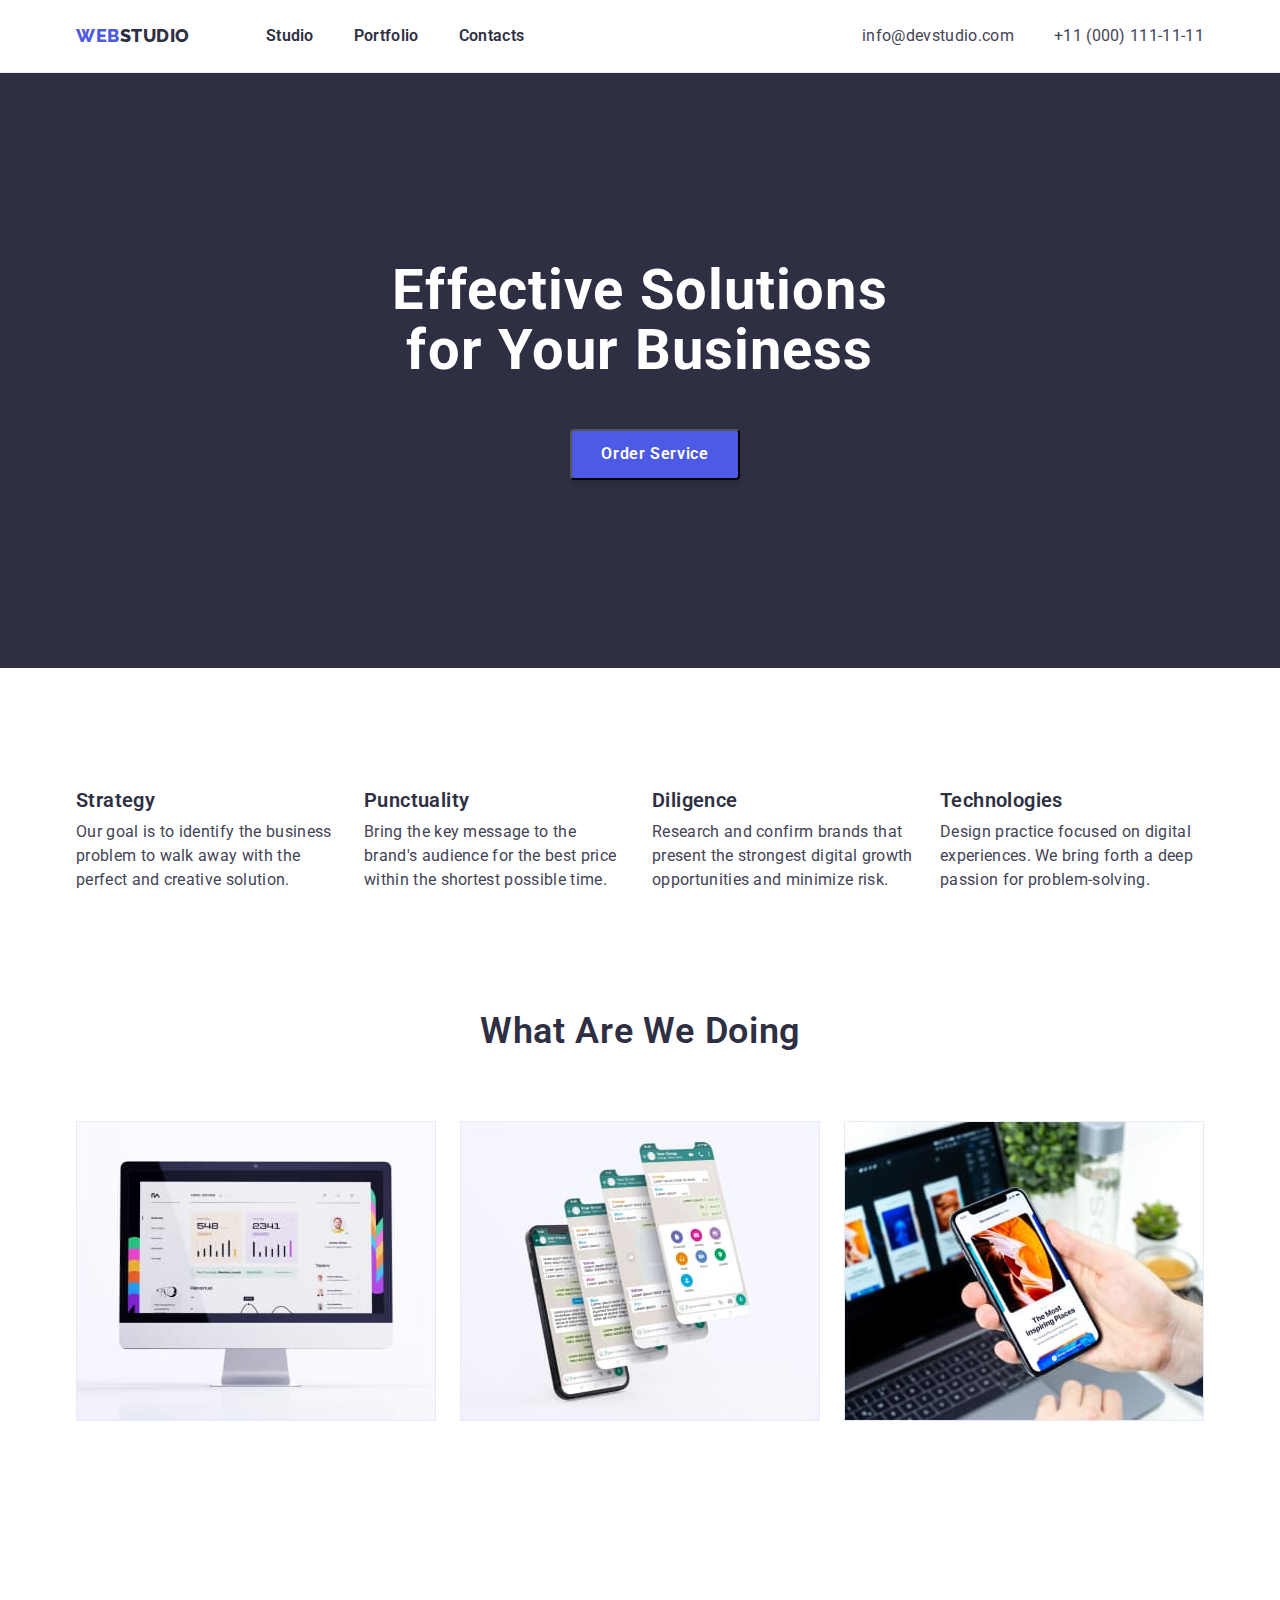
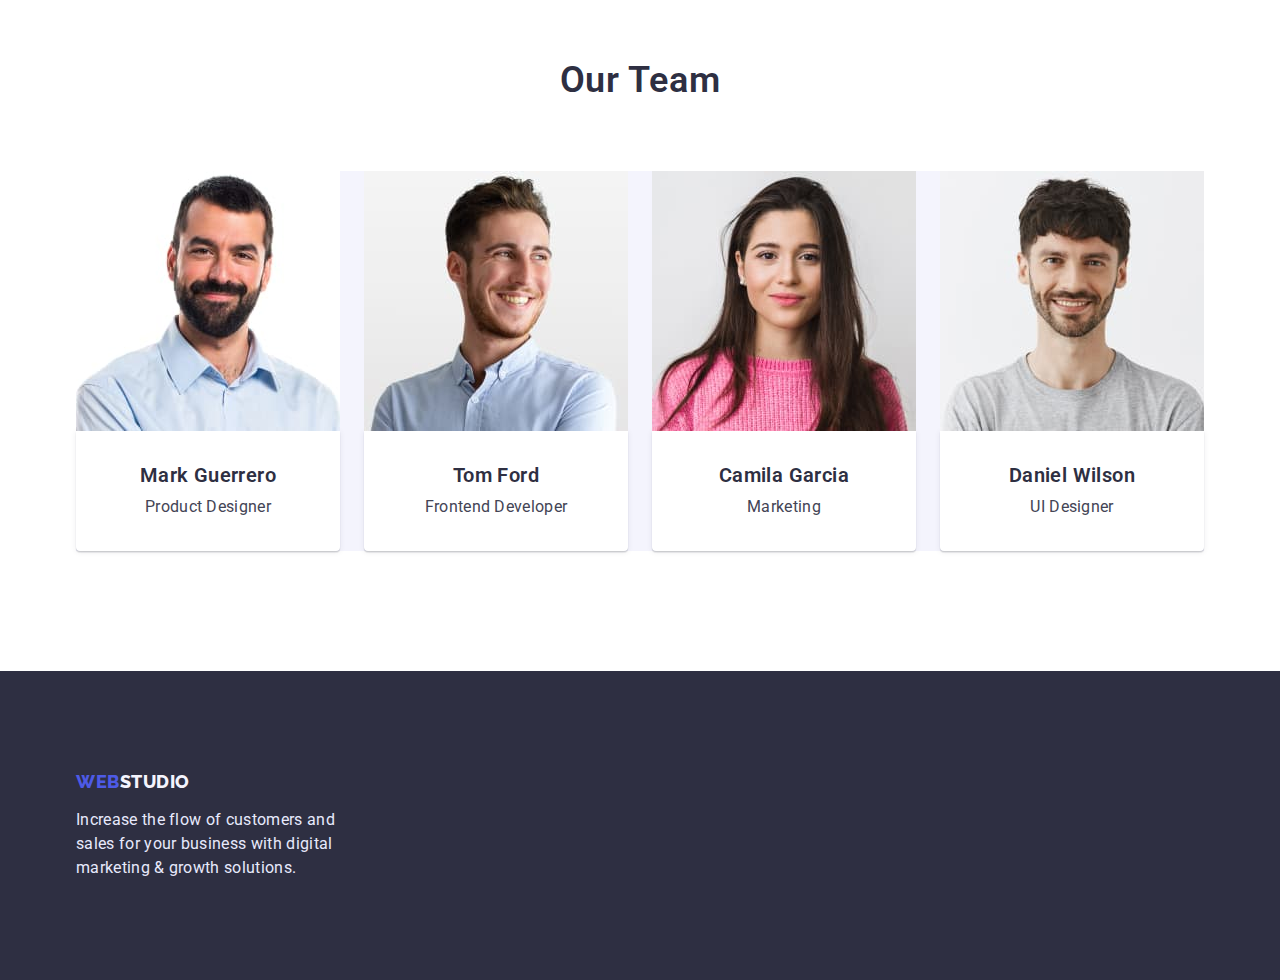
<file: index.html>
<!DOCTYPE html>
<html lang="en">
  <head>
    <meta charset="UTF-8" />
    <meta http-equiv="X-UA-Compatible" content="IE=edge" />
    <meta name="viewport" content="width=device-width, initial-scale=1.0" />
    <title>WebStudio goit-markup-hw-02</title>
    <link rel="preconnect" href="https://fonts.googleapis.com" />
    <link rel="preconnect" href="https://fonts.gstatic.com" crossorigin />
    <link
      href="https://fonts.googleapis.com/css2?family=Raleway:wght@800&family=Roboto:wght@400;500;700;900&display=swap"
      rel="stylesheet"
    />
    <link
      rel="stylesheet"
      href="https://cdn.jsdelivr.net/npm/modern-normalize@1.1.0/modern-normalize.min.css"
    />
    <link rel="stylesheet" href="./css/styles.css" />
  </head>
  <body>
    <header class="header">
      <div class="container header-nav-container">
        <nav class="page-nav">
          <!--logo-->
          <a href="/" class="logo link logo-nav"
            ><span class="logo logo-color">WEB</span>STUDIO</a
          >

          <!--menu-->
          <ul class="menu-nav">
            <li class="menu-item">
              <a href="./index.html" class="menu-nav-link link">Studio</a>
            </li>
            <li class="menu-item">
              <a href="./portfolio.html" class="menu-nav-link link"
                >Portfolio</a
              >
            </li>
            <li class="menu-item">
              <a href="" class="menu-nav-link link">Contacts</a>
            </li>
          </ul>
        </nav>

        <!--contacts-->
        <ul class="contacts-nav">
          <li class="contacts-nav-item">
            <a href="mailto:info@devstudio.com" class="contacts-nav-link link"
              >info@devstudio.com</a
            >
          </li>
          <li>
            <a href="tel:+110001111111" class="contacts-nav-link link"
              >+11 (000) 111-11-11</a
            >
          </li>
        </ul>
      </div>
    </header>

    <main>
      <!--section1hero-->
      <section class="hero-section-color">
        <div class="container">
          <h1 class="hero-title">Effective Solutions for Your Business</h1>
          <button type="button" class="hero-button">Order Service</button>
        </div>
      </section>

      <!--section2-->
      <section class="section-two-format">
        <div class="container">
          <ul class="sectiontwo">
            <li class="sectiontwo-item">
              <h3 class="section-title section-margin-title">Strategy</h3>
              <p class="section-text">
                Our goal is to identify the business problem to walk away with
                the perfect and creative solution.
              </p>
            </li>

            <li class="sectiontwo-item">
              <h3 class="section-title section-margin-title">Punctuality</h3>
              <p class="section-text">
                Bring the key message to the brand's audience for the best price
                within the shortest possible time.
              </p>
            </li>

            <li class="sectiontwo-item">
              <h3 class="section-title section-margin-title">Diligence</h3>
              <p class="section-text">
                Research and confirm brands that present the strongest digital
                growth opportunities and minimize risk.
              </p>
            </li>

            <li class="sectiontwo-item">
              <h3 class="section-title section-margin-title">Technologies</h3>
              <p class="section-text">
                Design practice focused on digital experiences. We bring forth a
                deep passion for problem-solving.
              </p>
            </li>
          </ul>
        </div>
      </section>

      <!--section3-->
      <section class="sectionthree">
        <div class="container">
          <h2 class="sections-title">What are we doing</h2>

          <ul class="sectionthree-list section">
            <li class="sectionthree-item">
              <img src="./images/img1.jpg" alt="desktop" width="360" />
            </li>

            <li class="sectionthree-item">
              <img src="./images/img2.jpg" alt="mobile" width="360" />
            </li>

            <li class="sectionthree-item">
              <img src="./images/img3.jpg" alt="app" width="360" />
            </li>
          </ul>
        </div>
      </section>

      <!--section4-->
      <section class="sectionfour">
        <div class="container">
          <h2 class="sections-title">Our Team</h2>

          <ul class="sectionfour-list section">
            <li class="sectionfour-item">
              <img
                src="./images/teamcard1.jpg"
                alt="teamcard"
                width="264"
                height="260"
              />
              <div class="our-team-list">
                <h3 class="section-title centered section-margin-title">
                  Mark Guerrero
                </h3>
                <p class="section-text centered">Product Designer</p>
              </div>
            </li>

            <li class="sectionfour-item">
              <img
                src="./images/teamcard2.jpg"
                alt="teamcard"
                width="264"
                height="260"
              />
              <div class="our-team-list">
                <h3 class="section-title centered section-margin-title">
                  Tom Ford
                </h3>
                <p class="section-text centered">Frontend Developer</p>
              </div>
            </li>

            <li class="sectionfour-item">
              <img
                src="./images/teamcard3.jpg"
                alt="teamcard"
                width="264"
                height="260"
              />
              <div class="our-team-list">
                <h3 class="section-title centered section-margin-title">
                  Camila Garcia
                </h3>
                <p class="section-text centered">Marketing</p>
              </div>
            </li>

            <li class="sectionfour-item">
              <img
                src="./images/teamcard4.jpg"
                alt="teamcard"
                width="264"
                height="260"
              />
              <div class="our-team-list">
                <h3 class="section-title centered section-margin-title">
                  Daniel Wilson
                </h3>
                <p class="section-text centered">UI Designer</p>
              </div>
            </li>
          </ul>
        </div>
      </section>
    </main>

    <footer class="footer">
      <div class="container">
        <div class="footer-content">
          <a href="./index.html" class="logo-footer link"
            ><span class="logo-color">WEB</span>STUDIO</a
          >
          <p class="section-text footer-text-color">
            Increase the flow of customers and sales for your business with
            digital marketing & growth solutions.
          </p>
        </div>
      </div>
    </footer>
  </body>
</html>
</file>
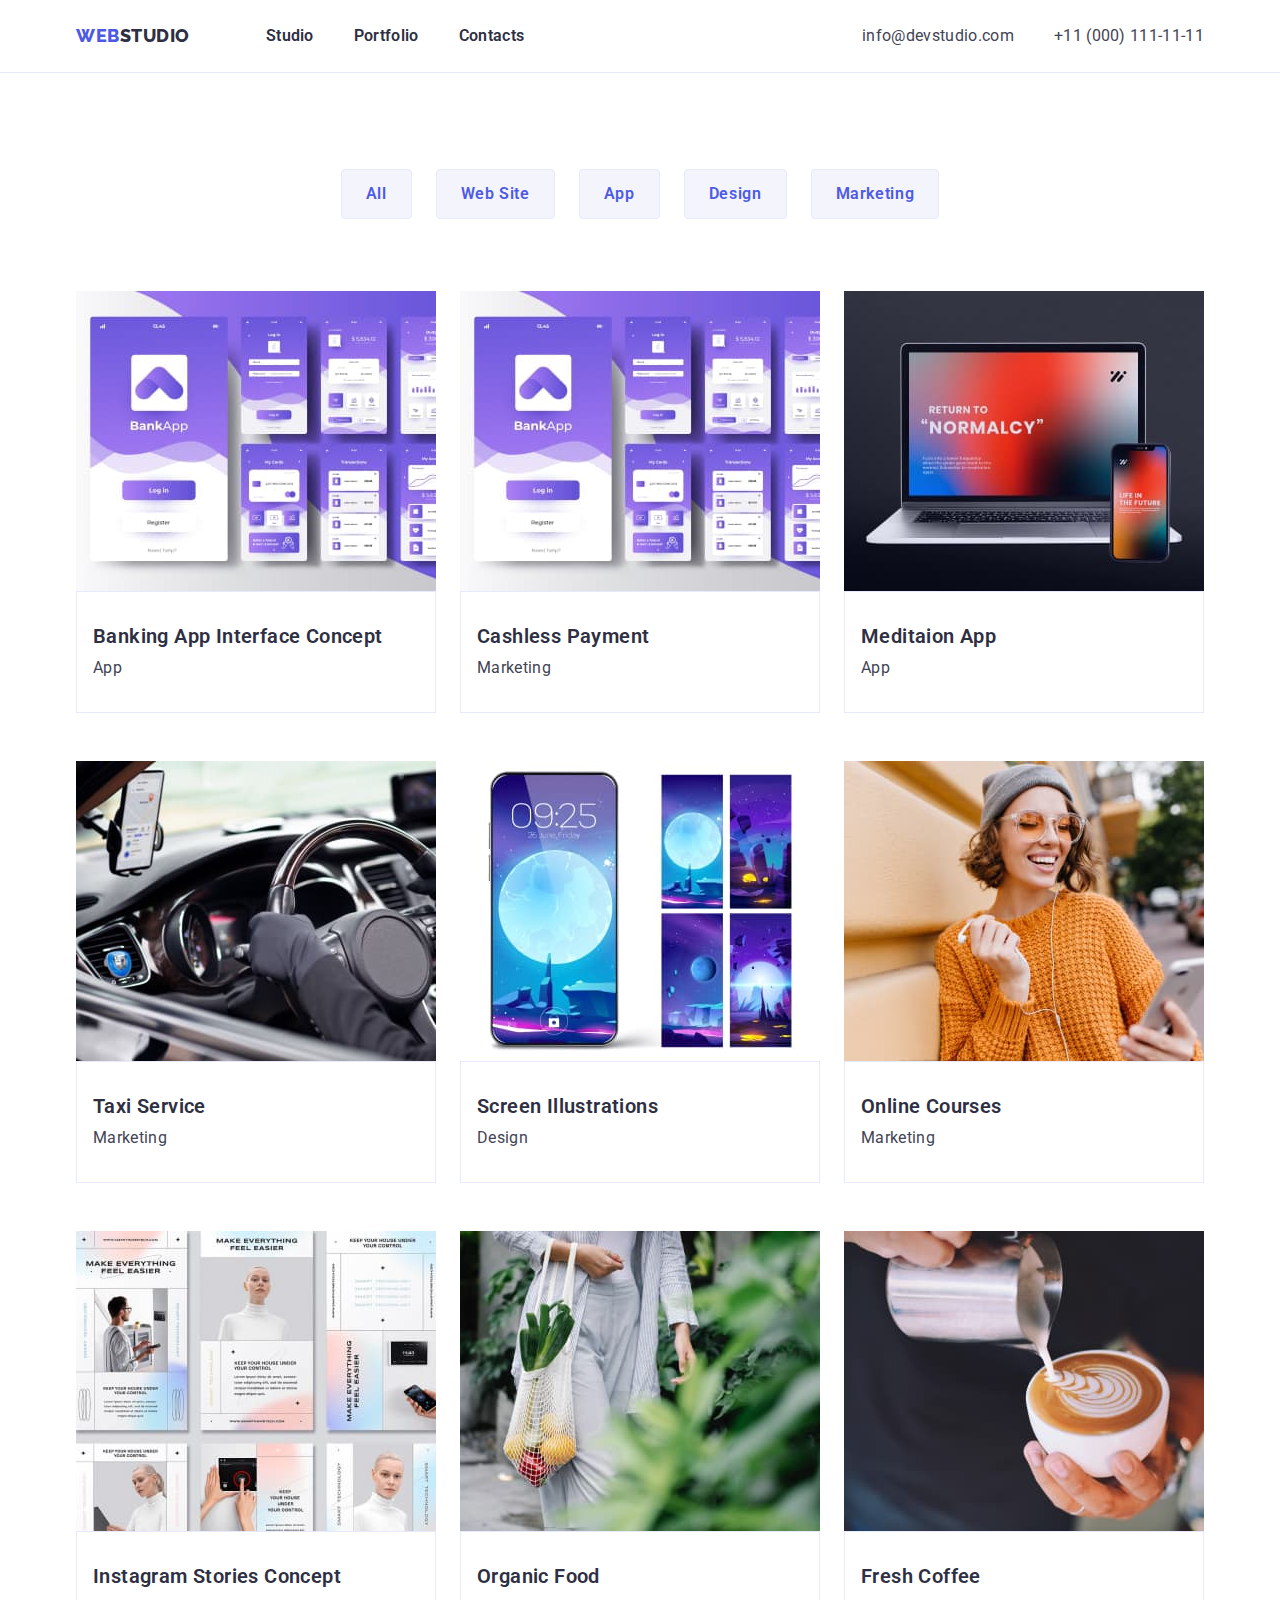
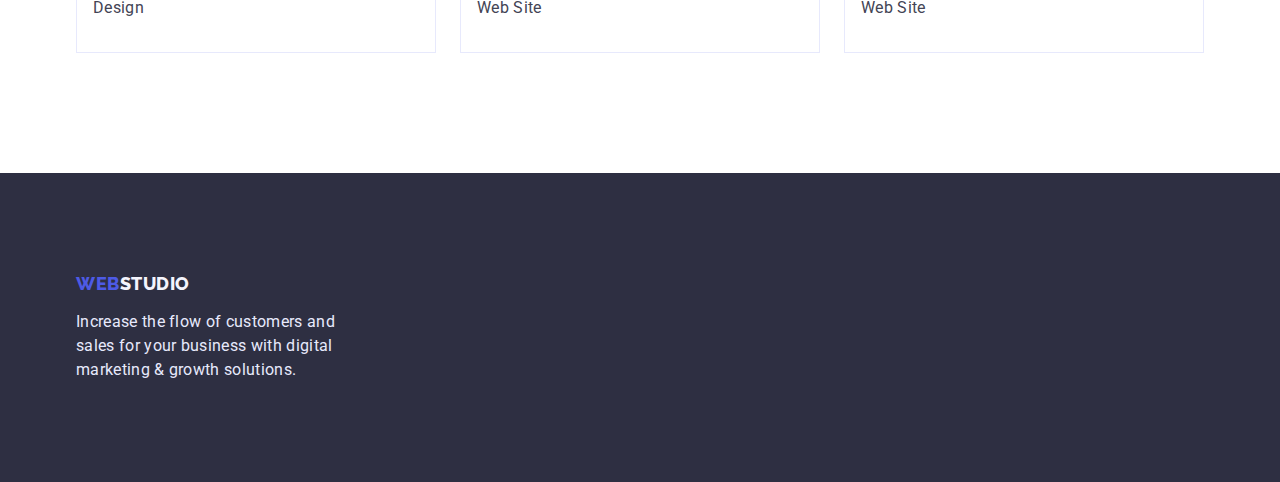
<file: portfolio.html>
<!DOCTYPE html>
<html lang="en">
  <head>
    <meta charset="UTF-8" />
    <meta http-equiv="X-UA-Compatible" content="IE=edge" />
    <meta name="viewport" content="width=device-width, initial-scale=1.0" />
    <title>WebStudio goit-markup-hw-02</title>
    <link rel="preconnect" href="https://fonts.googleapis.com" />
    <link rel="preconnect" href="https://fonts.gstatic.com" crossorigin />
    <link
      href="https://fonts.googleapis.com/css2?family=Raleway:wght@800&family=Roboto:wght@400;500;700;900&display=swap"
      rel="stylesheet"
    />
    <link
      rel="stylesheet"
      href="https://cdn.jsdelivr.net/npm/modern-normalize@1.1.0/modern-normalize.min.css"
    />
    <link rel="stylesheet" href="./css/styles.css" />
  </head>
  <body>
    <header class="header">
      <div class="container header-nav-container">
        <nav class="page-nav">
          <!--logo-->
          <a href="/" class="logo link logo-nav"
            ><span class="logo logo-color">WEB</span>STUDIO</a
          >

          <!--menu-->
          <ul class="menu-nav">
            <li class="menu-item">
              <a href="./index.html" class="menu-nav-link link">Studio</a>
            </li>
            <li class="menu-item">
              <a href="./portfolio.html" class="menu-nav-link link"
                >Portfolio</a
              >
            </li>
            <li class="menu-item">
              <a href="" class="menu-nav-link link">Contacts</a>
            </li>
          </ul>
        </nav>

        <!--contacts-->
        <ul class="contacts-nav">
          <li class="contacts-nav-item">
            <a href="mailto:info@devstudio.com" class="contacts-nav-link link"
              >info@devstudio.com</a
            >
          </li>
          <li>
            <a href="tel:+110001111111" class="contacts-nav-link link"
              >+11 (000) 111-11-11</a
            >
          </li>
        </ul>
      </div>
    </header>

    <main>
      <!--filter-->
      <section class="portfolio">
        <div class="container">
          <ul class="button-filter">
            <li class="portfolio-bttnleft">
              <button type="button" class="portfolio-bttn">All</button>
            </li>
            <li class="portfolio-bttnleft">
              <button type="button" class="portfolio-bttn">Web Site</button>
            </li>
            <li class="portfolio-bttnleft">
              <button type="button" class="portfolio-bttn">App</button>
            </li>
            <li class="portfolio-bttnleft">
              <button type="button" class="portfolio-bttn">Design</button>
            </li>
            <li class="portfolio-bttnleft">
              <button type="button" class="portfolio-bttn">Marketing</button>
            </li>
          </ul>
        </div>

        <div class="container">
          <ul class="portfolio-items">
            <li class="portfolio-items-list">
              <a href="" class="link">
                <img
                  src="./images/portfolio/img1.jpg"
                  alt="Banking App Interface Concept"
                  width="360"
                />
                <div class="portfolio-item-title">
                  <h2 class="section-title">Banking App Interface Concept</h2>
                  <p class="section-text">App</p>
                </div>
                <!-- <p>14 Stylish and User-Friendly App Design Concepts · Task Manager App · Calorie Tracker App · Exotic Fruit Ecommerce App · Cloud Storage App</p> -->
              </a>
            </li>

            <li class="portfolio-items-list">
              <a href="" class="link">
                <img
                  src="./images/portfolio/img2.jpg"
                  alt="Cashless Payment"
                  width="360"
                />
                <div class="portfolio-item-title">
                  <h2 class="section-title">Cashless Payment</h2>
                  <p class="section-text">Marketing</p>
                </div>
                <!-- <p>14 Stylish and User-Friendly App Design Concepts · Task Manager App · Calorie Tracker App · Exotic Fruit Ecommerce App · Cloud Storage App</p> -->
              </a>
            </li>

            <li class="portfolio-items-list">
              <a href="" class="link">
                <img
                  src="./images/portfolio/img3.jpg"
                  alt="Meditaion App"
                  width="360"
                />
                <div class="portfolio-item-title">
                  <h2 class="section-title">Meditaion App</h2>
                  <p class="section-text">App</p>
                </div>
                <!-- <p>14 Stylish and User-Friendly App Design Concepts · Task Manager App · Calorie Tracker App · Exotic Fruit Ecommerce App · Cloud Storage App</p> -->
              </a>
            </li>

            <li class="portfolio-items-list">
              <a href="" class="link">
                <img
                  src="./images/portfolio/img4.jpg"
                  alt="Taxi Service"
                  width="360"
                />
                <div class="portfolio-item-title">
                  <h2 class="section-title">Taxi Service</h2>
                  <p class="section-text">Marketing</p>
                </div>
                <!-- <p>14 Stylish and User-Friendly App Design Concepts · Task Manager App · Calorie Tracker App · Exotic Fruit Ecommerce App · Cloud Storage App</p> -->
              </a>
            </li>

            <li class="portfolio-items-list">
              <a href="" class="link">
                <img
                  src="./images/portfolio/img5.jpg"
                  alt="Screen Illustrations"
                  width="360"
                />
                <div class="portfolio-item-title">
                  <h2 class="section-title">Screen Illustrations</h2>
                  <p class="section-text">Design</p>
                </div>
                <!-- <p>14 Stylish and User-Friendly App Design Concepts · Task Manager App · Calorie Tracker App · Exotic Fruit Ecommerce App · Cloud Storage App</p> -->
              </a>
            </li>

            <li class="portfolio-items-list">
              <a href="" class="link">
                <img
                  src="./images/portfolio/img6.jpg"
                  alt="Online Courses"
                  width="360"
                />
                <div class="portfolio-item-title">
                  <h2 class="section-title">Online Courses</h2>
                  <p class="section-text">Marketing</p>
                </div>
                <!-- <p>14 Stylish and User-Friendly App Design Concepts · Task Manager App · Calorie Tracker App · Exotic Fruit Ecommerce App · Cloud Storage App</p> -->
              </a>
            </li>

            <li class="portfolio-items-list">
              <a href="" class="link">
                <img
                  src="./images/portfolio/img7.jpg"
                  alt="Instagram Stories Concept"
                  width="360"
                />
                <div class="portfolio-item-title">
                  <h2 class="section-title">Instagram Stories Concept</h2>
                  <p class="section-text">Design</p>
                </div>
                <!-- <p>14 Stylish and User-Friendly App Design Concepts · Task Manager App · Calorie Tracker App · Exotic Fruit Ecommerce App · Cloud Storage App</p> -->
              </a>
            </li>

            <li class="portfolio-items-list">
              <a href="" class="link">
                <img
                  src="./images/portfolio/img8.jpg"
                  alt="Organic Food"
                  width="360"
                />
                <div class="portfolio-item-title">
                  <h2 class="section-title">Organic Food</h2>
                  <p class="section-text">Web Site</p>
                </div>
                <!-- <p>14 Stylish and User-Friendly App Design Concepts · Task Manager App · Calorie Tracker App · Exotic Fruit Ecommerce App · Cloud Storage App</p> -->
              </a>
            </li>

            <li class="portfolio-items-list">
              <a href="" class="link">
                <img
                  src="./images/portfolio/img9.jpg"
                  alt="Fresh Coffee"
                  width="360"
                />
                <div class="portfolio-item-title">
                  <h2 class="section-title">Fresh Coffee</h2>
                  <p class="section-text">Web Site</p>
                </div>
                <!-- <p>14 Stylish and User-Friendly App Design Concepts · Task Manager App · Calorie Tracker App · Exotic Fruit Ecommerce App · Cloud Storage App</p> -->
              </a>
            </li>
          </ul>
        </div>
      </section>
    </main>

    <footer class="footer">
      <div class="container">
        <div class="footer-content">
          <a href="./index.html" class="logo-footer link"
            ><span class="logo-color">WEB</span>STUDIO</a
          >
          <p class="section-text footer-text-color">
            Increase the flow of customers and sales for your business with
            digital marketing & growth solutions.
          </p>
        </div>
      </div>
    </footer>
  </body>
</html>
</file>
<file: css/styles.css>
:root{
--primary-font: 'Roboto', sans-serif;
--secondary-font: 'Raleway', sans-serif;
--primary-color: #2E2F42;
--secondary-color: #434455;
--hover-color: #4D5AE5;
}

h1,h2,h3,h4,h5,h6,p{
    margin-top: 0;
    margin-bottom: 0;
}

ul,li{
    margin-top: 0;
    margin-bottom: 0;
    padding-left: 0;
}

img{
    display: block;
}

button{
    cursor: pointer;
}
ul {
    list-style: none;
}


body {
font-family: var(--primary-font)
}

body {
    color: var(--primary-color);
}

/*========== HEADER ==========*/

.header{
    padding-top: 24px;
    padding-bottom: 24px;
    border-bottom: 1px solid #E7E9FC;
}

.header-nav-container{
    display: flex;
    align-items: center;
}

.page-nav{
    display: flex;
    align-items: center;

}

.logo{
    font-family: var(--secondary-font);
    font-weight: 800;
    font-size: 18px;
    line-height: 1.33;
    display: flex;
align-items: center;
letter-spacing: 0.03em;
text-transform: uppercase;
color: var(--primary-color);
}

.logo-color{
   color: var(--hover-color); 
}

.logo-nav{
    margin-right: 76px;
}


.menu-nav{
    display: flex;
    align-items: center;
}

.menu-item:not(:last-child){
    margin-right: 40px;
}

.menu-nav-link{
font-weight: 600;
font-size: 16px;
line-height: 1.5;
letter-spacing: 0.02em;
color: var(--primary-color);
}

.menu-nav-link:hover,
.menu-nav-link:focus {
color: var(--hover-color)
}

.contacts-nav-link{
font-size: 16px;
line-height: 1.5;
letter-spacing: 0.02em;
color: var(--secondary-color);
}


.contacts-nav-link:hover,
.contacts-nav-link:focus {
color:var(--hover-color)
}


.contacts-nav{
    display: flex;
    align-items: center;
    margin-left: auto;
}

.contacts-nav-item{
    margin-right: 40px;
}

/*========== /HEADER ==========*/


/*========== COMPONENTS ==========*/
.link{
text-decoration: none;
}

.container{
    width: 1158px;
    padding-left: 15px;
    padding-right: 15px;
    margin-left: auto;
    margin-right: auto;
}

/*========== /COMPONENTS ==========*/

/*========== MAIN ==========*/

.hero-section-color{
    width:;
    background: #2E2F42;
    margin-left: auto;
    margin-right: auto;
    padding-top: 188px;
    padding-bottom: 188px;
}


.hero-title{
font-family: var(--primary-font);
font-weight: 700;
font-size: 56px;
line-height: 1.07;
text-align: center;
letter-spacing: 0.02em;
color: #FFFFFF;
max-width: 496px;
margin: 0px auto;
}

.hero-button{

    width: 170px;
    height: 51px;
    left: 635px;
    top: 432px;
    background: #4D5AE5;
    box-shadow: 0px 4px 4px rgba(0, 0, 0, 0.15);
    border-radius: 4px;
    
    font-family: var(--primary-font);
    font-style: normal;
    font-weight: 600;
    font-size: 16px;
    line-height: 1.9;
    align-items: center;
    letter-spacing: 0.04em;
    color: #FFFFFF;
    margin-top: 48px;
margin-left: 494px;
margin-right: 494px;
}

.hero-button:hover,
.hero-button:focus{
background: #404BBF;
box-shadow: 0px 4px 4px rgba(0, 0, 0, 0.15);
border-radius: 4px;
}

.section-title{
    font-family: var(--primary-font);
    font-weight: 600;
    font-size: 20px;
    line-height: 1.2;
    letter-spacing: 0.02em;
    color: var(--primary-color);
}

.section-margin-title{
    margin-bottom: 8px;
}

.section-text{

    font-family: var(--primary-font);
    font-size: 16px;
    line-height: 1.5;
    letter-spacing: 0.02em;
    color: var(--secondary-color);
}

.section-two-format{
    padding-top: 120px;
    padding-bottom: 120px;
}

.sectiontwo{
    display: flex;
}

.sectiontwo-item{
    max-width: 264px;
}

.sectiontwo-item:not(:first-child){
    margin-left: 24px;
}

.sectionthree{
    padding-bottom: 120px;
}

.sectionthree-list{
    display: flex;
}

.sections-title{
    font-family: var(--primary-font);
    font-style: normal;
    font-weight: 600;
    font-size: 36px;
    line-height: 1.1;
    text-align: center;
    letter-spacing: 0.02em;
    text-transform: capitalize;
    color: var(--primary-color);
    margin-bottom: 70px;
    }

    .sectionthree-item:not(:first-child){
        margin-left: 24px;
    }

.sectionfour{
    padding-top: 120px;
    padding-bottom: 120px;
}

    .sectionfour-list{
        display: flex;

        background: #F4F4FD;
    }


    .sectionfour-item:not(:first-child){
        margin-left: 24px;
    }

    .our-team-list{
        background: #FFFFFF;
box-shadow: 0px 1px 6px rgba(46, 47, 66, 0.08), 0px 1px 1px rgba(46, 47, 66, 0.16), 0px 2px 1px rgba(46, 47, 66, 0.08);
border-radius: 0px 0px 4px 4px;
        padding-top: 32px;
        padding-bottom: 32px;
    }


    .centered{
        text-align: center;
    }

/*========== /MAIN ==========*/

/*========== FOOTER ==========*/
.logo-footer{
font-family: var(--secondary-font);
font-weight: 800;
font-size: 18px;
line-height: 1.17;
display: flex;
align-items: center;
letter-spacing: 0.03em;
text-transform: uppercase;
color: #F4F4FD;
margin-bottom: 16px;
}

.footer-text-color{
color: #E7E9FC;

}


.footer{
width:;
background: #2E2F42;
padding-top: 100px;
padding-bottom: 100px;
}

.footer-content{
width: 264px;
}

/*========== /FOOTER ==========*/

/*-----======[ PORTFOLIO PAGE ]======-----*/

.portfolio{
    padding-top: 96px;
    padding-bottom: 120px;
}

.portfolio-bttn{
    font-family: var(--primary-font);
    font-weight: 600;
    font-size: 16px;
    line-height: 1.5;
    display: flex;
    align-items: center;
    text-align: center;
    letter-spacing: 0.04em;
    color: var(--hover-color);
background: #F4F4FD;
border: 1px solid #E7E9FC;
border-radius: 4px;
padding-top: 12px;
padding-bottom: 12px;
padding-left: 24px;
padding-right: 24px;
}

.portfolio-bttnleft:not(:first-child){
    margin-left: 24px;
}

.portfolio-bttn:hover,
.portfolio-bttn:focus{

font-family: var(--primary-font);
font-weight: 600;
font-size: 16px;
line-height: 1.5;
display: flex;
align-items: center;
text-align: center;
letter-spacing: 0.04em;
color: #FFFFFF;
background: var(--hover-color);
box-shadow: 0px 3px 1px rgba(0, 0, 0, 0.1), 0px 2px 1px rgba(0, 0, 0, 0.08), 0px 2px 2px rgba(0, 0, 0, 0.12);
border-radius: 4px;
}

.button-filter{
    display: flex;
    margin-bottom: 72px;
justify-content: center;
}

.portfolio-items{
    display: flex;
    flex-wrap: wrap;
    column-gap: 24px;
}

.portfolio-item-title{
    border: 1px solid #E7E9FC;
}

.portfolio-item-title{
padding-top: 32px;
padding-bottom: 32px;
padding-left: 16px;
}

.portfolio-item-title > .section-text{
margin-top: 8px;
}

.portfolio-items-list:not(:nth-last-child(-n+3)){
    margin-bottom: 48px;
        }
</file>
